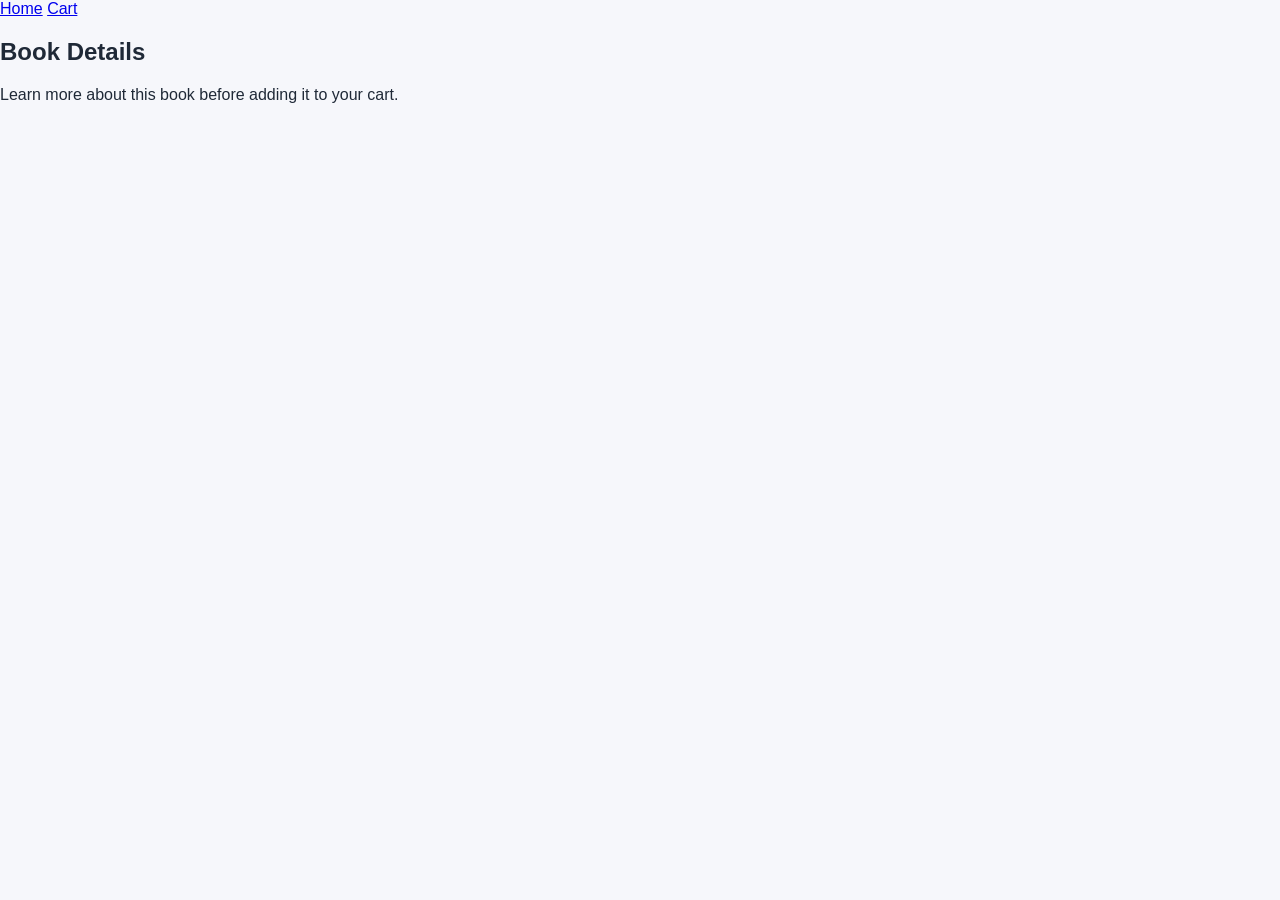
<file: src/main/resources/static/book.html>
<!DOCTYPE html>
<html lang="en">
<head>
    <meta charset="UTF-8">
    <meta name="viewport" content="width=device-width, initial-scale=1.0">
    <title>Book Details</title>
    <link rel="stylesheet" href="style.css">
</head>

<body>
<nav>
    <a href="index.html">Home</a>
    <a href="cart.html">Cart</a>
</nav>

<section class="details-header">
    <h1>Book Details</h1>
    <p>Learn more about this book before adding it to your cart.</p>
</section>

<div id="bookDetails"></div>

<script src="script.js"></script>

</body>
</html>
</file>
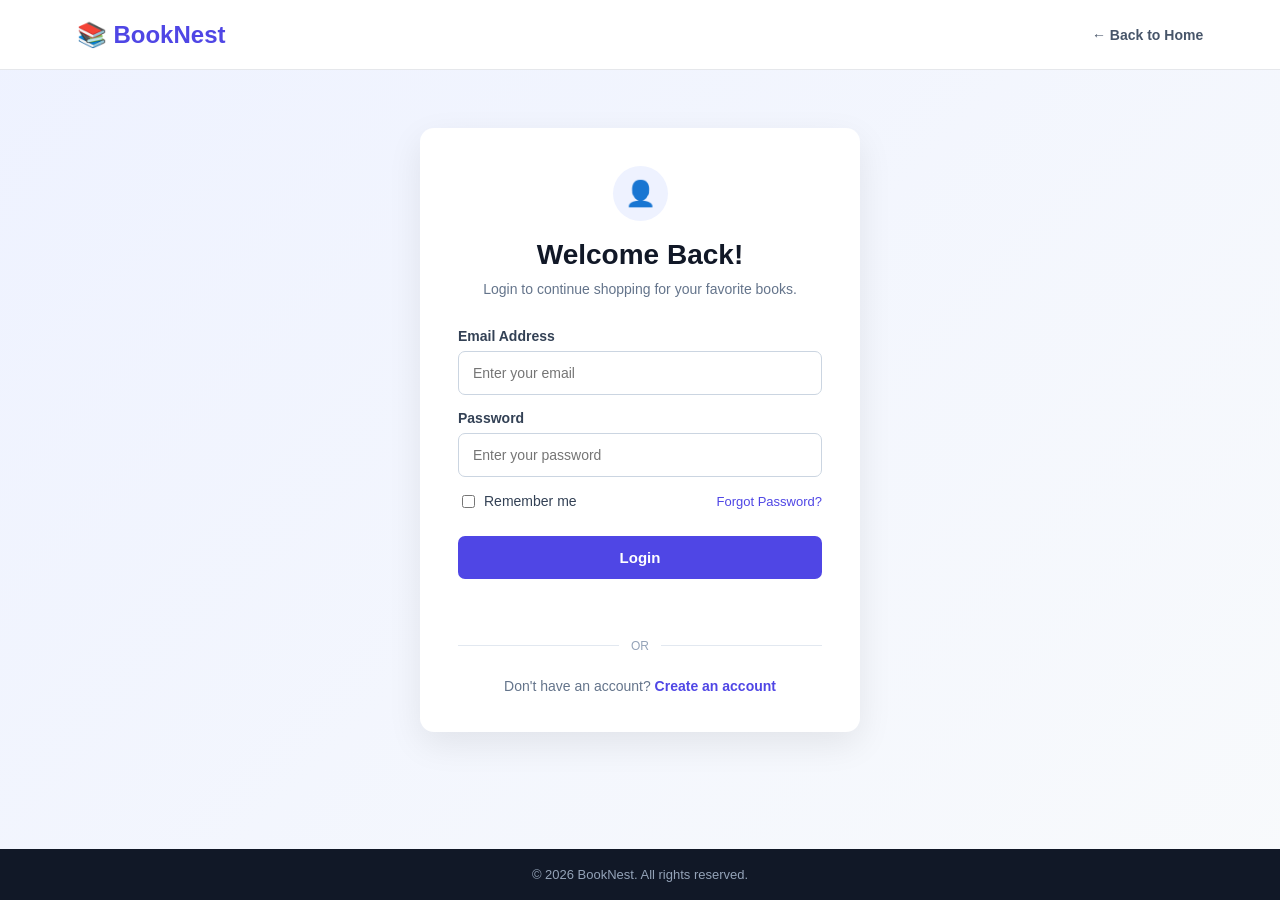
<file: src/main/resources/static/login.html>
<!DOCTYPE html>
<html lang="en">
<head>
    <meta charset="UTF-8">
    <meta name="viewport" content="width=device-width, initial-scale=1.0">

    <title>Login - BookNest</title>

    <link rel="stylesheet" href="style.css">
</head>

<body class="auth-page">

<!-- HEADER -->
<header class="auth-header">
    <a href="index.html" class="auth-logo">
        📚 BookNest
    </a>

    <a href="index.html" class="back-home">
        ← Back to Home
    </a>
</header>


<!-- LOGIN SECTION -->
<main class="auth-container">

    <div class="auth-card">

        <div class="auth-icon">
            👤
        </div>

        <h1>Welcome Back!</h1>

        <p class="auth-subtitle">
            Login to continue shopping for your favorite books.
        </p>


        <form id="loginForm">

            <label for="loginEmail">
                Email Address
            </label>

            <input
                    type="email"
                    id="loginEmail"
                    placeholder="Enter your email"
                    required
            >


            <label for="loginPassword">
                Password
            </label>

            <input
                    type="password"
                    id="loginPassword"
                    placeholder="Enter your password"
                    required
            >


            <div class="login-options">
                <label class="remember-me">
                    <input type="checkbox">
                    Remember me
                </label>

                <a href="#" class="forgot-password">
                    Forgot Password?
                </a>
            </div>


            <button type="submit" class="auth-button">
                Login
            </button>

        </form>


        <p id="loginMessage" class="auth-message"></p>


        <div class="auth-divider">
            <span>OR</span>
        </div>


        <p class="signup-text">
            Don't have an account?
            <a href="signup.html">Create an account</a>
        </p>

    </div>

</main>


<!-- FOOTER -->
<footer class="auth-footer">
    © 2026 BookNest. All rights reserved.
</footer>


<script src="script.js"></script>

</body>
</html>
</file>
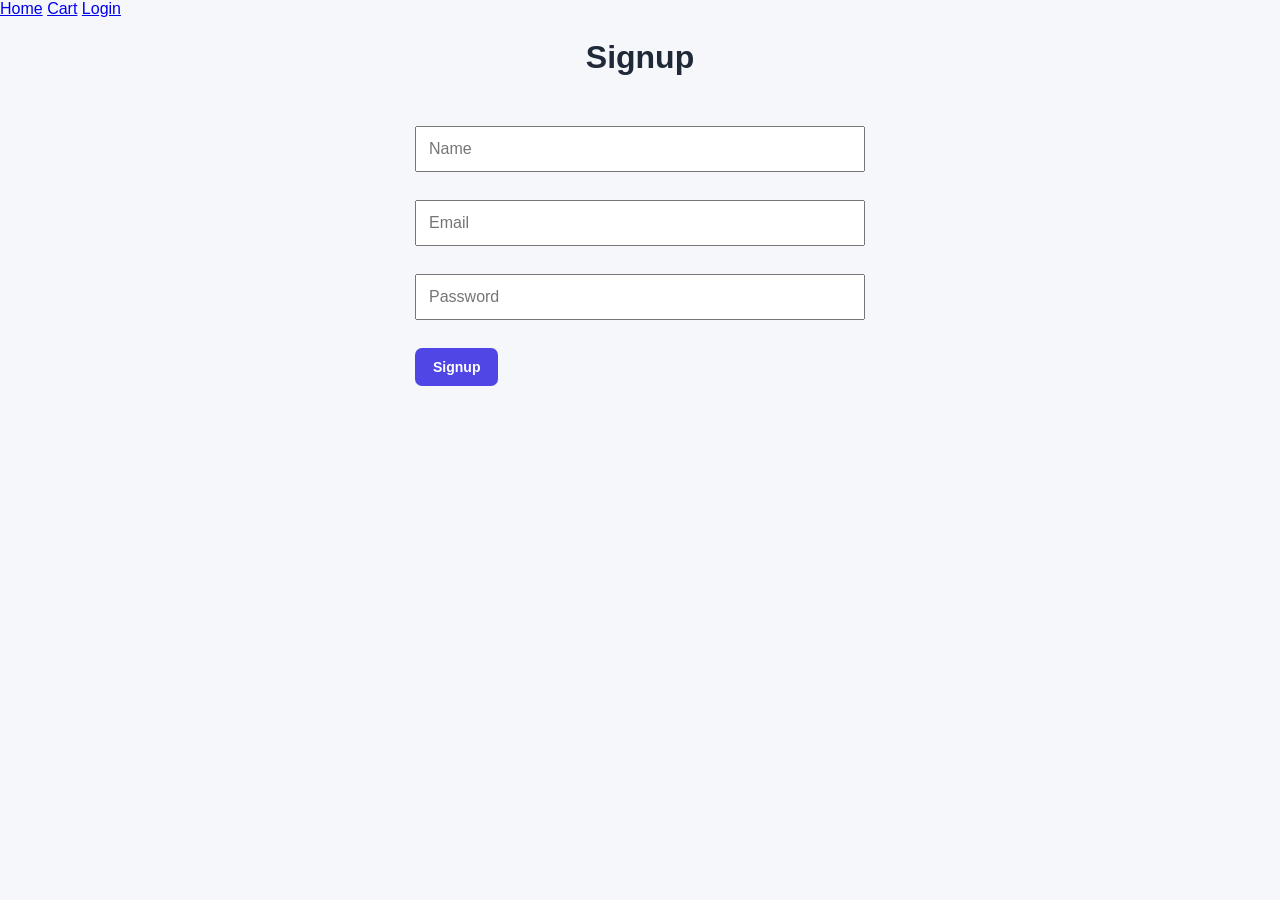
<file: src/main/resources/static/signup.html>
<!DOCTYPE html>
<html lang="en">
<head>
    <meta charset="UTF-8">
    <meta name="viewport" content="width=device-width, initial-scale=1.0">
    <title>Signup</title>
    <link rel="stylesheet" href="style.css">
</head>

<body>

<nav>
    <a href="index.html">Home</a>
    <a href="cart.html">Cart</a>
    <a href="login.html">Login</a>
</nav>

<h1>Signup</h1>

<form id="signupForm">

    <input type="text" id="signupName" placeholder="Name" required>

    <br><br>

    <input type="email" id="signupEmail" placeholder="Email" required>

    <br><br>

    <input type="password" id="signupPassword" placeholder="Password" required>

    <br><br>

    <button type="submit">Signup</button>

</form>

<p id="signupMessage"></p>

<script src="script.js"></script>

</body>
</html>
</file>
<file: src/main/resources/static/style.css>
* {
    box-sizing: border-box;
}

html {
    scroll-behavior: smooth;
}

body {
    margin: 0;
    font-family: Arial, Helvetica, sans-serif;
    background: #f6f7fb;
    color: #1f2937;
}


/* =========================
   HEADER
========================= */

.top-header {
    background: white;
    min-height: 72px;
    padding: 12px 5%;
    display: flex;
    align-items: center;
    gap: 30px;
    border-bottom: 1px solid #e5e7eb;
}

.logo {
    font-size: 25px;
    font-weight: 800;
    color: #4f46e5;
    white-space: nowrap;
}

.search-box {
    flex: 1;
    max-width: 600px;
    display: flex;
    background: #f1f5f9;
    border-radius: 8px;
    overflow: hidden;
}

.search-box input {
    flex: 1;
    border: none;
    outline: none;
    padding: 14px 16px;
    font-size: 15px;
    background: transparent;
}

.search-box button {
    border: none;
    background: #4f46e5;
    color: white;
    padding: 0 20px;
    cursor: pointer;
    margin: 0;
    border-radius: 0;
}

.search-box button:hover {
    background: #4338ca;
}

.header-actions {
    display: flex;
    align-items: center;
    gap: 18px;
}

.header-actions a {
    text-decoration: none;
    color: #334155;
    font-size: 15px;
    font-weight: 600;
}

.header-actions a:hover {
    color: #4f46e5;
}


/* =========================
   CATEGORY BAR
========================= */

.category-bar {
    background: #312e81;
    padding: 13px 5%;
    display: flex;
    justify-content: center;
    gap: 35px;
}

.category-bar a {
    color: white;
    text-decoration: none;
    font-size: 14px;
    font-weight: 600;
}

.category-bar a:hover {
    color: #c7d2fe;
}


/* =========================
   HERO
========================= */

.hero-banner {
    min-height: 390px;
    background: linear-gradient(
            135deg,
            #eef2ff,
            #e0e7ff
    );

    display: flex;
    align-items: center;
    padding: 55px 8%;
}

.hero-content {
    max-width: 650px;
}

.hero-small-text {
    color: #4f46e5;
    font-weight: 700;
    letter-spacing: 2px;
    font-size: 13px;
}

.hero-content h1 {
    font-size: 48px;
    line-height: 1.1;
    margin: 15px 0;
    color: #1e1b4b;
}

.hero-content > p:not(.hero-small-text) {
    color: #475569;
    font-size: 18px;
    line-height: 1.6;
    max-width: 550px;
}

.shop-button {
    display: inline-block;
    margin-top: 15px;
    padding: 13px 26px;
    background: #4f46e5;
    color: white;
    text-decoration: none;
    border-radius: 7px;
    font-weight: 700;
}

.shop-button:hover {
    background: #4338ca;
}


/* =========================
   FEATURES
========================= */

.features {
    width: 90%;
    max-width: 1200px;
    margin: -35px auto 50px;
    position: relative;

    display: grid;
    grid-template-columns: repeat(4, 1fr);
    gap: 15px;
}

.feature {
    background: white;
    padding: 22px;
    border-radius: 10px;

    display: flex;
    align-items: center;
    gap: 15px;

    box-shadow: 0 4px 15px rgba(0, 0, 0, 0.07);
}

.feature span {
    font-size: 30px;
}

.feature h3 {
    margin: 0 0 6px;
    font-size: 16px;
}

.feature p {
    margin: 0;
    color: #64748b;
    font-size: 13px;
    line-height: 1.4;
}


/* =========================
   BOOK SECTION
========================= */

.books-section {
    width: 90%;
    max-width: 1200px;
    margin: 0 auto 70px;
}

.section-heading {
    display: flex;
    justify-content: space-between;
    align-items: end;
    margin-bottom: 25px;
}

.section-label {
    margin: 0 0 5px;
    color: #4f46e5;
    font-size: 12px;
    font-weight: 800;
    letter-spacing: 1.5px;
}

.section-heading h2 {
    margin: 0;
    font-size: 30px;
    color: #111827;
}

.section-description {
    color: #64748b;
}


/* =========================
   BOOK CARDS
========================= */

#bookList {
    display: grid;
    grid-template-columns: repeat(3, 1fr);
    gap: 22px;
}

#bookList > div {
    background: white;
    padding: 24px;
    border-radius: 12px;
    border: 1px solid #e5e7eb;

    box-shadow: 0 4px 15px rgba(0, 0, 0, 0.06);

    transition: transform 0.2s, box-shadow 0.2s;
}

#bookList > div:hover {
    transform: translateY(-5px);
    box-shadow: 0 10px 25px rgba(0, 0, 0, 0.1);
}

#bookList > div h2 {
    margin-top: 0;
    color: #1e293b;
    font-size: 20px;
}

#bookList > div p {
    color: #64748b;
    line-height: 1.5;
}

#bookList > div p:nth-of-type(2) {
    color: #16a34a;
    font-size: 19px;
    font-weight: 800;
}


/* =========================
   BUTTONS
========================= */

button {
    padding: 11px 18px;
    border: none;
    border-radius: 7px;
    background: #4f46e5;
    color: white;
    font-size: 14px;
    font-weight: 600;
    cursor: pointer;
}

button:hover {
    background: #4338ca;
}


/* =========================
   FOOTER
========================= */

footer {
    background: #111827;
    color: white;
    margin-top: 60px;
}

.footer-content {
    width: 90%;
    max-width: 1200px;
    margin: auto;
    padding: 45px 0;

    display: grid;
    grid-template-columns: 2fr 1fr 1fr;
    gap: 50px;
}

.footer-content h2 {
    color: white;
}

.footer-content h3 {
    margin-bottom: 15px;
}

.footer-content p {
    color: #cbd5e1;
    line-height: 1.6;
}

.footer-content a {
    display: block;
    color: #cbd5e1;
    text-decoration: none;
    margin: 10px 0;
}

.footer-content a:hover {
    color: white;
}

.footer-bottom {
    text-align: center;
    border-top: 1px solid #374151;
    padding: 18px;
    color: #94a3b8;
    font-size: 13px;
}


/* =========================
   RESPONSIVE DESIGN
========================= */

@media (max-width: 900px) {

    .top-header {
        flex-wrap: wrap;
    }

    .search-box {
        order: 3;
        flex-basis: 100%;
        max-width: none;
    }

    .features {
        grid-template-columns: repeat(2, 1fr);
    }

    #bookList {
        grid-template-columns: repeat(2, 1fr);
    }

    .hero-content h1 {
        font-size: 40px;
    }
}


@media (max-width: 600px) {

    .top-header {
        padding: 15px;
        gap: 15px;
    }

    .header-actions {
        gap: 10px;
    }

    .header-actions a {
        font-size: 13px;
    }

    .category-bar {
        gap: 15px;
        overflow-x: auto;
        justify-content: flex-start;
    }

    .hero-banner {
        padding: 45px 25px;
    }

    .hero-content h1 {
        font-size: 34px;
    }

    .features {
        grid-template-columns: 1fr;
        margin-top: 20px;
    }

    #bookList {
        grid-template-columns: 1fr;
    }

    .section-heading {
        display: block;
    }

    .section-description {
        margin-top: 10px;
    }

    .footer-content {
        grid-template-columns: 1fr;
        gap: 20px;
    }
}
/* =========================
   LOGIN / AUTH PAGE
========================= */

.auth-page {
    min-height: 100vh;
    background: linear-gradient(135deg, #eef2ff, #f8fafc);
    display: flex;
    flex-direction: column;
}

/* Header */

.auth-header {
    height: 70px;
    padding: 0 6%;
    background: white;
    border-bottom: 1px solid #e5e7eb;

    display: flex;
    align-items: center;
    justify-content: space-between;
}

.auth-logo {
    color: #4f46e5;
    text-decoration: none;
    font-size: 24px;
    font-weight: 800;
}

.back-home {
    color: #475569;
    text-decoration: none;
    font-size: 14px;
    font-weight: 600;
}

.back-home:hover {
    color: #4f46e5;
}


/* Login container */

.auth-container {
    flex: 1;

    display: flex;
    justify-content: center;
    align-items: center;

    padding: 50px 20px;
}


/* Login card */

.auth-card {
    width: 100%;
    max-width: 440px;

    background: white;
    padding: 38px;

    border-radius: 14px;

    box-shadow: 0 12px 35px rgba(0, 0, 0, 0.08);

    text-align: center;
}

.auth-icon {
    width: 55px;
    height: 55px;

    margin: 0 auto 18px;

    border-radius: 50%;

    background: #eef2ff;

    display: flex;
    align-items: center;
    justify-content: center;

    font-size: 25px;
}

.auth-card h1 {
    margin: 0 0 8px;

    color: #111827;
    font-size: 28px;
}

.auth-subtitle {
    margin: 0 0 28px;

    color: #64748b;
    font-size: 14px;
    line-height: 1.5;
}


/* Form */

.auth-card form {
    width: 100%;
    margin: 0;
    padding: 0;

    background: transparent;
    box-shadow: none;
    border-radius: 0;

    text-align: left;
}

.auth-card form label {
    display: block;

    margin: 15px 0 7px;

    color: #334155;
    font-size: 14px;
    font-weight: 600;
}

.auth-card form input[type="email"],
.auth-card form input[type="password"] {
    width: 100%;

    padding: 13px 14px;

    border: 1px solid #cbd5e1;
    border-radius: 7px;

    outline: none;

    font-size: 14px;

    background: white;
}

.auth-card form input[type="email"]:focus,
.auth-card form input[type="password"]:focus {
    border-color: #4f46e5;

    box-shadow: 0 0 0 3px rgba(79, 70, 229, 0.1);
}


/* Remember / Forgot */

.login-options {
    margin: 15px 0 20px;

    display: flex;
    justify-content: space-between;
    align-items: center;

    font-size: 13px;
}

.remember-me {
    display: flex !important;
    align-items: center;
    gap: 6px;

    margin: 0 !important;
    font-weight: normal !important;
}

.remember-me input {
    width: auto !important;
}

.forgot-password {
    color: #4f46e5;
    text-decoration: none;
}

.forgot-password:hover {
    text-decoration: underline;
}


/* Login button */

.auth-button {
    width: 100%;

    padding: 13px;

    margin: 5px 0 0;

    border: none;
    border-radius: 7px;

    background: #4f46e5;
    color: white;

    font-size: 15px;
    font-weight: 700;

    cursor: pointer;
}

.auth-button:hover {
    background: #4338ca;
}


/* Login message */

.auth-message {
    min-height: 20px;

    margin: 15px 0 5px;

    font-size: 14px;
}


/* Divider */

.auth-divider {
    display: flex;
    align-items: center;

    margin: 25px 0;

    color: #94a3b8;

    font-size: 12px;
}

.auth-divider::before,
.auth-divider::after {
    content: "";

    flex: 1;

    height: 1px;

    background: #e2e8f0;
}

.auth-divider span {
    padding: 0 12px;
}


/* Signup link */

.signup-text {
    margin: 0;

    color: #64748b;

    font-size: 14px;
}

.signup-text a {
    color: #4f46e5;

    text-decoration: none;

    font-weight: 700;
}

.signup-text a:hover {
    text-decoration: underline;
}


/* Footer */

.auth-footer {
    padding: 18px;

    text-align: center;

    background: #111827;

    color: #94a3b8;

    font-size: 13px;
}


/* Mobile */

@media (max-width: 600px) {

    .auth-header {
        padding: 0 20px;
    }

    .auth-logo {
        font-size: 21px;
    }

    .back-home {
        font-size: 13px;
    }

    .auth-card {
        padding: 28px 22px;
    }

    .login-options {
        font-size: 12px;
    }
}
/* Center Signup form only */
#signupForm {
    width: 400px;
    max-width: 90%;
    margin: 40px auto;
}
/* Center signup form */
#signupForm {
    width: 450px;
    max-width: 90%;
    margin: 50px auto;
}

#signupForm input {
    width: 100%;
    padding: 12px;
    font-size: 16px;
    margin-bottom: 10px;
}
#signupForm {
    width: 450px !important;
    max-width: 90% !important;
    margin-left: auto !important;
    margin-right: auto !important;
    display: block !important;
}

#signupForm input {
    width: 100% !important;
    padding: 12px !important;
    font-size: 16px !important;
}
body:has(#signupForm) h1 {
    text-align: center;
}
</file>
